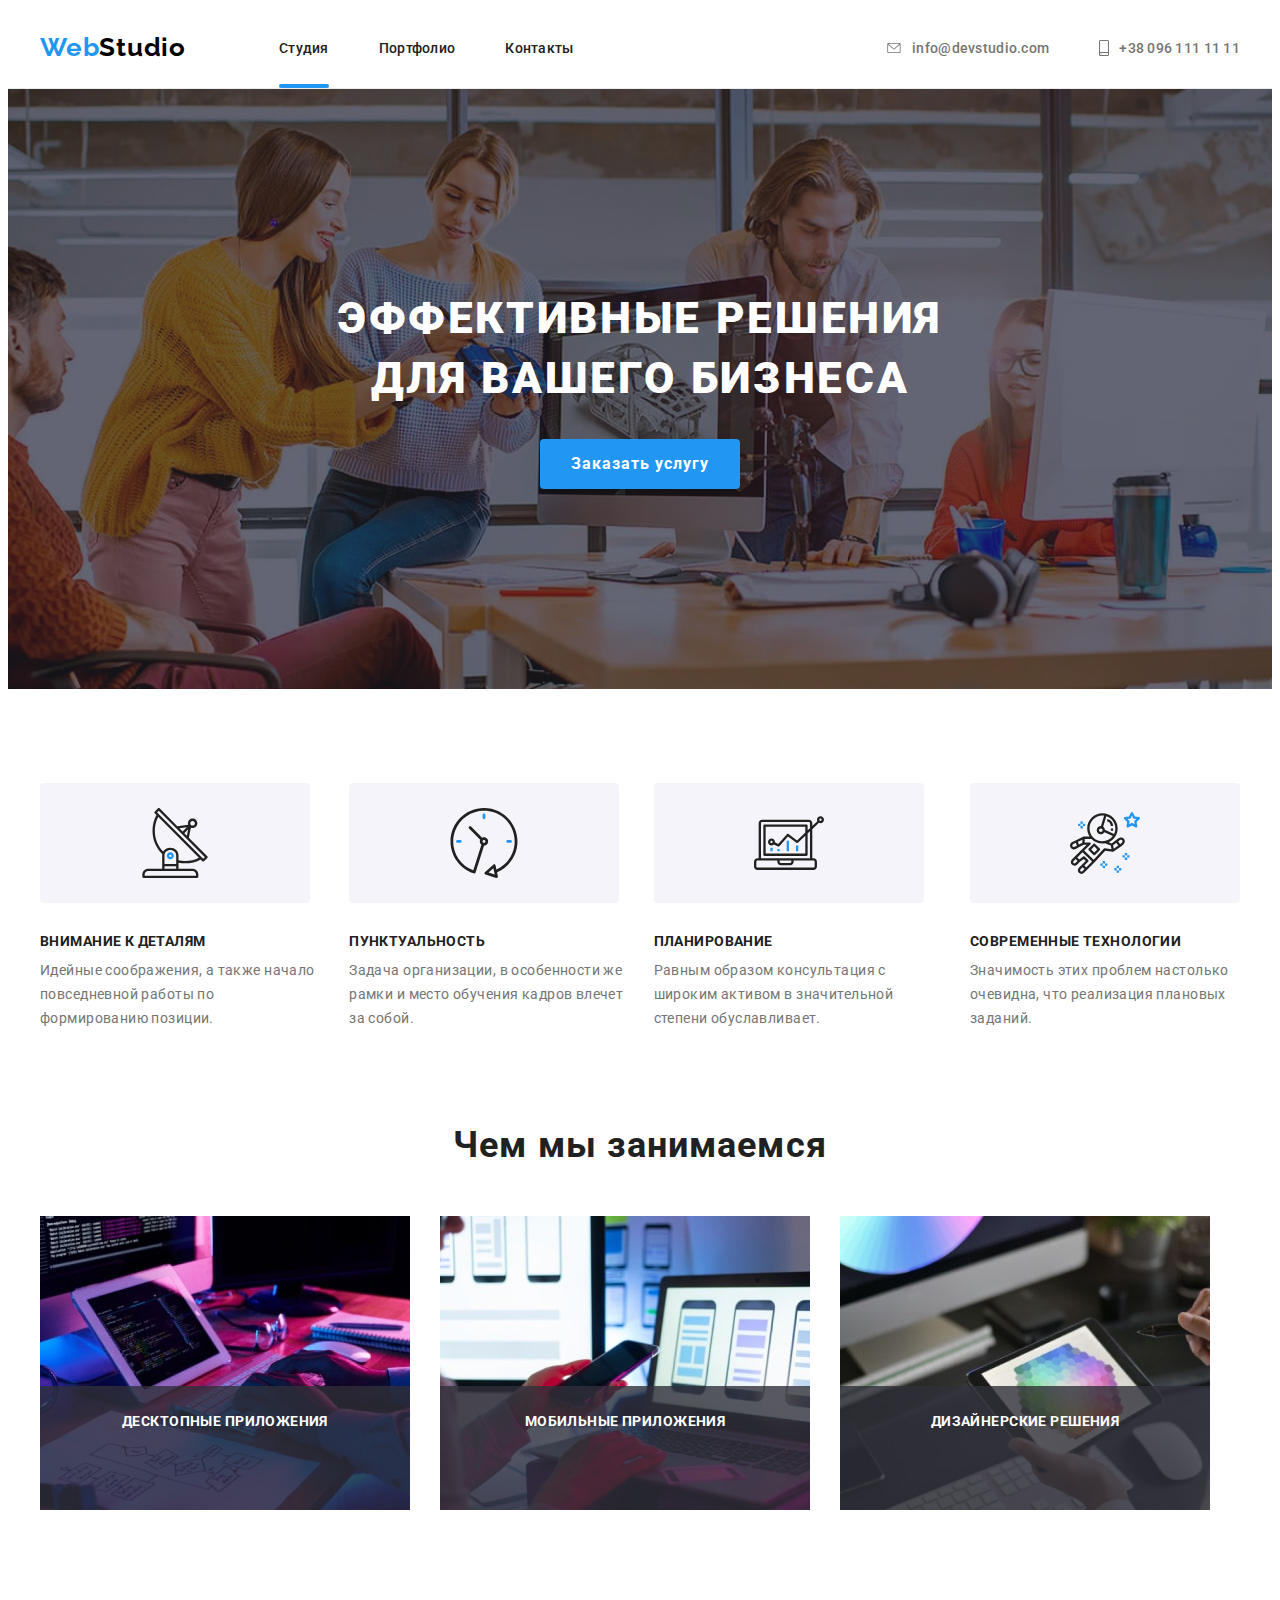
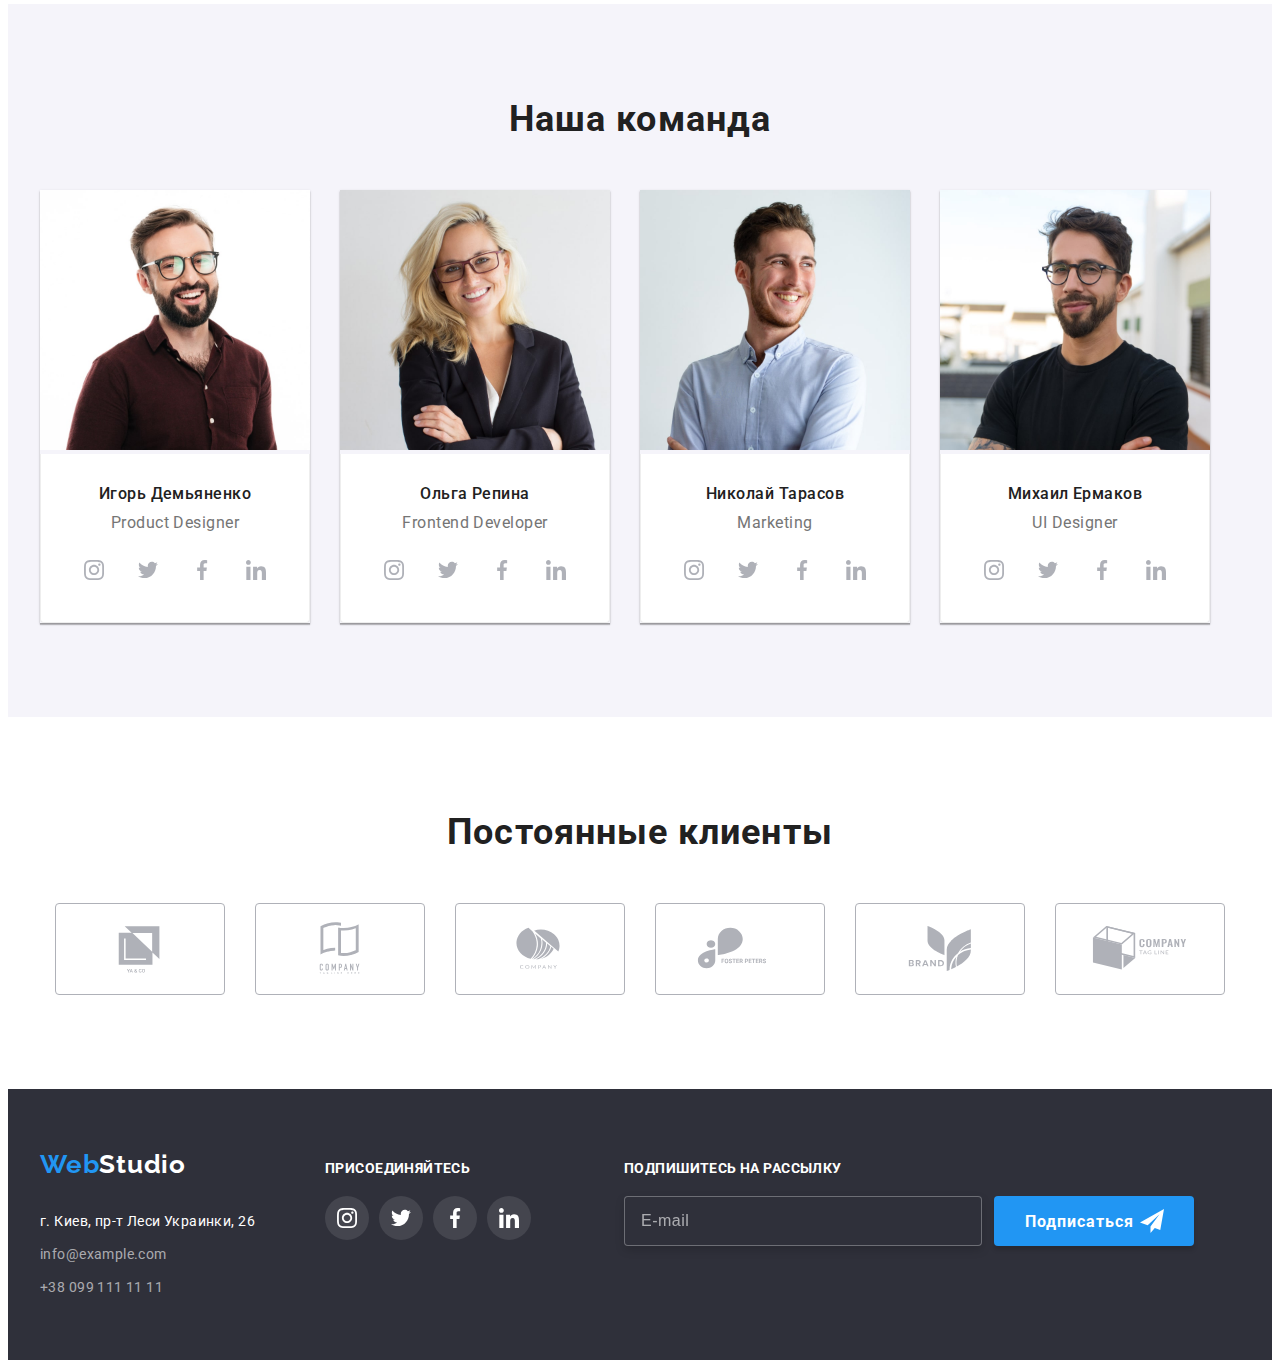
<file: index.html>
<!DOCTYPE html>
<html lang="ru">

<head>
    <meta charset="UTF-8">
    <meta http-equiv="X-UA-Compatible" content="IE=edge">
    <meta name="viewport" content="width=device-width, initial-scale=1.0">
    <title lang="en">WebStudio</title>
    <link rel="preconnect" href="https://fonts.googleapis.com">
    <link rel="preconnect" href="https://fonts.gstatic.com" crossorigin>
    <link
        href="https://fonts.googleapis.com/css2?family=Raleway:wght@700&family=Roboto:wght@400;500;700;900&display=swap"
        rel="stylesheet">
    <link rel="stylesheet" href="https://cdnjs.cloudflare.com/ajax/libs/modern-normalize/1.1.0/modern-normalize.min.css"
        integrity="sha512-wpPYUAdjBVSE4KJnH1VR1HeZfpl1ub8YT/NKx4PuQ5NmX2tKuGu6U/JRp5y+Y8XG2tV+wKQpNHVUX03MfMFn9Q=="
        crossorigin="anonymous" referrerpolicy="no-referrer" />
    <link rel="stylesheet" href="./css/main.min.css">
</head>

<body>
    <header class="header">
        <div class="container header-container">
            <nav class="header__nav">
                <a class="header__logo link" href="">Web<span class="header__logo-part">Studio</span></a>
                <ul class="header-list list">
                    <li class="header-list__item"><a class="header-list__link link current" href="./index.html">Студия</a></li>
                    <li class="header-list__item"><a class="header-list__link link" href="./portfolio.html">Портфолио</a></li>
                    <li class="header-list__item"><a class="header-list__link link" href="">Контакты</a></li>
                </ul>
            </nav>
            <div class="header-contact">
                <a class="header-contact__link link" href="mailto:info@devstudio.com">
                    <svg class="header-contact__mail-icon" width="16" height="10">
                        <use href="./images/icons.svg#icon-envelope"></use>
                    </svg>
                    info@devstudio.com</a>
                <a class="header-contact__link link" href="tel:+380961111111">
                    <svg class="header-contact__tel-icon" width="10" height="16">
                        <use href="./images/icons.svg#icon-smartphone"></use>
                    </svg>
                    +38 096 111 11 11</a>
            </div>
        </div>
    </header>
    <main>
        <section class="hero">
            <div class="hero-container">
                <h1 class="hero__title">Эффективные решения для вашего бизнеса</h1>
                <button type="button" class="btn" data-modal-open>Заказать услугу</button>
            </div>
        </section>
        <section class="section peculiarities">
            <div class="container peculiarities-container">
                <h2 class="visually-hidden">Особенности</h2>
                <ul class="peculiarities-list list">
                    <li class="peculiarities-list__item">
                        <div class="peculiarities-list__box">
                            <svg class="peculiarities-list__icon" width="70" height="70">
                                <use href="./images/icons.svg#icon-antenna"></use>
                            </svg>
                        </div>
                        <h3 class="peculiarities-list__title">Внимание к деталям</h3>
                        <p class="peculiarities-list__text">Идейные соображения, а также начало повседневной работы по
                            формированию позиции.</p>
                    </li>
                    <li class="peculiarities-list__item">
                        <div class="peculiarities-list__box">
                            <svg class="peculiarities-list__icon" width="70" height="70">
                                <use href="./images/icons.svg#icon-clock"></use>
                            </svg>
                        </div>
                        <h3 class="peculiarities-list__title">Пунктуальность</h3>
                        <p class="peculiarities-list__text">Задача организации, в особенности же рамки и место обучения кадров
                            влечет за собой.</p>
                    </li>
                    <li class="peculiarities-list__item">
                        <div class="peculiarities-list__box">
                            <svg class="peculiarities-list__icon" width="70" height="70">
                                <use href="./images/icons.svg#icon-diagram"></use>
                            </svg>
                        </div>
                        <h3 class="peculiarities-list__title">Планирование</h3>
                        <p class="peculiarities-list__text">Равным образом консультация с широким активом в значительной
                            степени обуславливает.</p>
                    </li>
                    <li class="peculiarities-list__item">
                        <div class="peculiarities-list__box">
                            <svg class="peculiarities-list__icon" width="70" height="70">
                                <use href="./images/icons.svg#icon-astronaut"></use>
                            </svg>
                        </div>
                        <h3 class="peculiarities-list__title">Современные технологии</h3>
                        <p class="peculiarities-list__text">Значимость этих проблем настолько очевидна, что реализация
                            плановых заданий.</p>
                    </li>
                </ul>
            </div>
        </section>
        <section class="section about">
            <div class="container about-container">
                <h2 class="about__title">Чем мы занимаемся</h2>
                <ul class="about-list list">
                    <li class="about-list__item">
                        <img class="img" src="./images/box-1-min.jpg" alt="фото 1" width="370">
                        <p class="about-list__label">Десктопные приложения</p>
                    </li>
                    <li class="about-list__item">
                        <img class="img" src="./images/box-2-min.jpg" alt="фото 2" width="370">
                        <p class="about-list__label">Мобильные приложения</p>
                    </li>
                    <li class="about-list__item">
                        <p class="about-list__label">Дизайнерские решения</p>
                        <img class="img" src="./images/box-3-min.jpg" alt="фото 3" width="370">
                    </li>
                </ul>
            </div>
        </section>
        <section class="section team">
            <div class="container team-container">
                <h2 class="team__title">Наша команда</h2>
                <ul class="team-list list">
                    <li class="team-list__item"><img class="team-list__img" src="./images/igor-demyanenko.jpg"
                            alt="фото Игоря Демьяненко" width="270">
                        <div class="team-bottom">
                            <h3 class="team-bottom__title">Игорь Демьяненко</h3>
                            <p lang="en" class="team-bottom__text">Product Designer</p>
                            <ul class="team-sosial-list list">
                                <li class="team-sosial-list__item">
                                    <a href="" class="team-sosial-list__link">
                                        <svg class="team-sosial-list__icon" width="20" height="20">
                                            <use href="./images/icons.svg#icon-instagram"></use>
                                        </svg>
                                    </a>
                                </li>
                                <li class="team-sosial-list__item">
                                    <a href="" class="team-sosial-list__link">
                                        <svg class="team-sosial-list__icon" width="20" height="20">
                                            <use href="./images/icons.svg#icon-twitter"></use>
                                        </svg>
                                    </a>
                                </li>
                                <li class="team-sosial-list__item">
                                    <a href="" class="team-sosial-list__link">
                                        <svg class="team-sosial-list__icon" width="20" height="20">
                                            <use href="./images/icons.svg#icon-facebook"></use>
                                        </svg>
                                    </a>
                                </li>
                                <li class="team-sosial-list__item">
                                    <a href="" class="team-sosial-list__link">
                                        <svg class="team-sosial-list__icon" width="20" height="20">
                                            <use href="./images/icons.svg#icon-linkedin"></use>
                                        </svg>
                                    </a>
                                </li>
                            </ul>
                        </div>
                    </li>
                    <li class="team-list__item"><img class="team-list__img" src="./images/olga-repina.jpg" alt="фото Ольги Репиной"
                            width="270">
                        <div class="team-bottom">
                            <h3 class="team-bottom__title">Ольга Репина</h3>
                            <p lang="en" class="team-bottom__text">Frontend Developer</p>
                            <ul class="team-sosial-list list">
                                <li class="team-sosial-list__item">
                                    <a href="" class="team-sosial-list__link">
                                        <svg class="team-sosial-list__icon" width="20" height="20">
                                            <use href="./images/icons.svg#icon-instagram"></use>
                                        </svg>
                                    </a>
                                </li>
                                <li class="team-sosial-list__item">
                                    <a href="" class="team-sosial-list__link">
                                        <svg class="team-sosial-list__icon" width="20" height="20">
                                            <use href="./images/icons.svg#icon-twitter"></use>
                                        </svg>
                                    </a>
                                </li>
                                <li class="team-sosial-list__item">
                                    <a href="" class="team-sosial-list__link">
                                        <svg class="team-sosial-list__icon" width="20" height="20">
                                            <use href="./images/icons.svg#icon-facebook"></use>
                                        </svg>
                                    </a>
                                </li>
                                <li class="team-sosial-list__item">
                                    <a href="" class="team-sosial-list__link">
                                        <svg class="team-sosial-list__icon" width="20" height="20">
                                            <use href="./images/icons.svg#icon-linkedin"></use>
                                        </svg>
                                    </a>
                                </li>
                            </ul>
                        </div>
                    </li>
                    <li class="team-list__item"><img class="team-list__img" src="./images/nikolay-tarasov.jpg"
                            alt="фото Николая Тарасова" width="270">
                        <div class="team-bottom">
                            <h3 class="team-bottom__title">Николай Тарасов</h3>
                            <p lang="en" class="team-bottom__text">Marketing</p>
                            <ul class="team-sosial-list list">
                                <li class="team-sosial-list__item">
                                    <a href="" class="team-sosial-list__link">
                                        <svg class="team-sosial-list__icon" width="20" height="20">
                                            <use href="./images/icons.svg#icon-instagram"></use>
                                        </svg>
                                    </a>
                                </li>
                                <li class="team-sosial-list__item">
                                    <a href="" class="team-sosial-list__link">
                                        <svg class="team-sosial-list__icon" width="20" height="20">
                                            <use href="./images/icons.svg#icon-twitter"></use>
                                        </svg>
                                    </a>
                                </li>
                                <li class="team-sosial-list__item">
                                    <a href="" class="team-sosial-list__link">
                                        <svg class="team-sosial-list__icon" width="20" height="20">
                                            <use href="./images/icons.svg#icon-facebook"></use>
                                        </svg>
                                    </a>
                                </li>
                                <li class="team-sosial-list__item">
                                    <a href="" class="team-sosial-list__link">
                                        <svg class="team-sosial-list__icon" width="20" height="20">
                                            <use href="./images/icons.svg#icon-linkedin"></use>
                                        </svg>
                                    </a>
                                </li>
                            </ul>
                        </div>
                    </li>
                    <li class="team-list__item"><img class="team-list__img" src="./images/mykhail-ermakov.jpg"
                            alt="фото Михаила Ермакова" width="270">
                        <div class="team-bottom">
                            <h3 class="team-bottom__title">Михаил Ермаков</h3>
                            <p lang="en" class="team-bottom__text">UI Designer</p>
                            <ul class="team-sosial-list list">
                                <li class="team-sosial-list__item">
                                    <a href="" class="team-sosial-list__link">
                                        <svg class="team-sosial-list__icon" width="20" height="20">
                                            <use href="./images/icons.svg#icon-instagram"></use>
                                        </svg>
                                    </a>
                                </li>
                                <li class="team-sosial-list__item">
                                    <a href="" class="team-sosial-list__link">
                                        <svg class="team-sosial-list__icon" width="20" height="20">
                                            <use href="./images/icons.svg#icon-twitter"></use>
                                        </svg>
                                    </a>
                                </li>
                                <li class="team-sosial-list__item">
                                    <a href="" class="team-sosial-list__link">
                                        <svg class="team-sosial-list__icon" width="20" height="20">
                                            <use href="./images/icons.svg#icon-facebook"></use>
                                        </svg>
                                    </a>
                                </li>
                                <li class="team-sosial-list__item">
                                    <a href="" class="team-sosial-list__link">
                                        <svg class="team-sosial-list__icon" width="20" height="20">
                                            <use href="./images/icons.svg#icon-linkedin"></use>
                                        </svg>
                                    </a>
                                </li>
                            </ul>
                        </div>
                    </li>
                </ul>
            </div>
        </section>
        <section class="section clients">
            <div class="container clients-container">
                <h2 class="clients__title">Постоянные клиенты</h2>
                <ul class="clients-list list">
                    <li class="clients-list__item">
                        <a href="" class="clients-list__link">
                            <svg class="clients-list__icon" width="106" height="60">
                                <use href="./images/icons.svg#icon-logo-yaco"></use>
                            </svg>
                        </a>
                    </li>
                    <li class="clients-list__item">
                        <a href="" class="clients-list__link">
                            <svg class="clients-list__icon" width="106" height="60">
                                <use href="./images/icons.svg#icon-logo-company-tagline-here"></use>
                            </svg>
                        </a>
                    </li>
                    <li class="clients-list__item">
                        <a href="" class="clients-list__link">
                            <svg class="clients-list__icon" width="106" height="60">
                                <use href="./images/icons.svg#icon-logo-company"></use>
                            </svg>
                        </a>
                    </li>
                    <li class="clients-list__item">
                        <a href="" class="clients-list__link">
                            <svg class="clients-list__icon" width="106" height="60">
                                <use href="./images/icons.svg#icon-logo-foster-peters"></use>
                            </svg>
                        </a>
                    </li>
                    <li class="clients-list__item">
                        <a href="" class="clients-list__link">
                            <svg class="clients-list__icon" width="106" height="60">
                                <use href="./images/icons.svg#icon-logo-brend"></use>
                            </svg>
                        </a>
                    </li>
                    <li class="clients-list__item">
                        <a href="" class="clients-list__link">
                            <svg class="clients-list__icon" width="106" height="60">
                                <use href="./images/icons.svg#icon-logo-company-tag-line"></use>
                            </svg>
                        </a>
                    </li>
                </ul>
            </div>
        </section>
    </main>
    <footer class="footer">
        <div class="container footer-container">
            <div class="foter-left">
                <a class="footer-left__logo link" href="">Web<span class="footer-left__logo-part">Studio</span></a>
                <address class="footer-left__address">
                    <a class="footer-left__map link" href="https://goo.gl/maps/DxFb3wu3h7kVE8w4A" target="_blank"
                        rel="noopener noreferrer">г.
                        Киев, пр-т Леси Украинки, 26</a>
                </address>
                <a class="footer-left__contact link" href="mailto:info@example.com">info@example.com</a>
                <a class="footer-left__contact link" href="tel:+380991111111">+38 099 111 11 11</a>
            </div>
            <div class="footer-sosial">
                <p class="footer-title">присоединяйтесь</p>
                <ul class="footer-sosial-list list">
                    <li class="footer-sosial-list__item">
                        <a href="" class="footer-sosial-list__link">
                            <svg class="footer-sosial-list__icon" width="20" height="20">
                                <use href="./images/icons.svg#icon-instagram"></use>
                            </svg>
                        </a>
                    </li>
                    <li class="footer-sosial-list__item">
                        <a href="" class="footer-sosial-list__link">
                            <svg class="footer-sosial-list__icon" width="20" height="20">
                                <use href="./images/icons.svg#icon-twitter"></use>
                            </svg>
                        </a>
                    </li>
                    <li class="footer-sosial-list__item">
                        <a href="" class="footer-sosial-list__link">
                            <svg class="footer-sosial-list__icon" width="20" height="20">
                                <use href="./images/icons.svg#icon-facebook"></use>
                            </svg>
                        </a>
                    </li>
                    <li class="footer-sosial-list__item">
                        <a href="" class="footer-sosial-list__link">
                            <svg class="footer-sosial-list__icon" width="20" height="20">
                                <use href="./images/icons.svg#icon-linkedin"></use>
                            </svg>
                        </a>
                    </li>
                </ul>
            </div>
            <div class="footer-form">
                <p class="footer-title">Подпишитесь на рассылку</p>
                <form action="#" class="footer-form__field">        
                    <input type="email" name="mail" required="required" placeholder="E-mail" class="footer-form__input">
                    <button type="submit" class="btn footer-form__btn">Подписаться <svg class="footer-form__icon" width="24" height="24">
                        <use href="./images/icons.svg#icon-send"></use>
                    </svg></button>
                </form>
            </div>
        </div>
    </footer>
    <div class="backdrop is-hidden" data-modal>
        <div class="modal">
            <button type="button" class="modal__close" data-modal-close>
                <svg class="modal__icon-close" width="18" height="18">
                    <use href="./images/icons.svg#icon-close"></use>
                </svg>
            </button>
            <p class="modal__title">Оставьте свои данные, мы вам перезвоним</p>
            <form action="#" class="modal-form">
                <div class="modal-form__field">
                    <label for="name" class="modal-form__lable">Имя</label>
                   <div class="modal-form__input-wrap">
                        <input type="text" name="name" id="name" required="required" class="modal-form__input">
                        <svg class="modal-form__icon" width="18" height="18">
                            <use href="./images/icons.svg#icon-person-black"></use>
                        </svg>
                   </div>
                </div>
                <div class="modal-form__field">
                    <label for="tel" class="modal-form__lable">Телефон</label>
                    <div class="modal-form__input-wrap">
                        <input type="tel" name="tel" id="tel" required="required" class="modal-form__input">
                        <svg class="modal-form__icon" width="18" height="18">
                            <use href="./images/icons.svg#icon-phone-black"></use>
                        </svg>
                    </div>
                </div>
                <div class="modal-form__field">
                    <label for="mail" class="modal-form__lable">Почта</label>
                    <div class="modal-form__input-wrap">
                        <input type="email" name="mail" id="mail" required="required" class="modal-form__input">
                        <svg class="modal-form__icon" width="18" height="18">
                            <use href="./images/icons.svg#icon-email-black"></use>
                        </svg>
                    </div>
                </div>
                <div class="modal-form__field">
                    <label for="coment" class="modal-form__lable">Комментарий</label>
                    <textarea name="coment" id="coment" placeholder="Введите текст" class="modal-form__coment"></textarea>
                </div>
                <div class="modal-form__field">
                    <input type="checkbox" name="checkbox" id="checkbox" class="modal-form__checkbox visually-hidden">
                    <label for="checkbox" class="modal-form__lable-checkbox">
                        <span class="modal-form__check">
                            <svg class="modal-form__icon-check" width="16" height="15">
                                <use href="./images/icons.svg#icon-check"></use>
                            </svg>
                        </span> Соглашаюсь с рассылкой и принимаю <a href="" class="modal-form__checkox-link"> Условия договора</a> </label> 
                </div>
                <button type="submit" class="btn modal-btn">Отправить</button>
            </form>
        </div>
    </div>
    <script src="./js/modal.js"></script>
    </body>

</html>
</file>
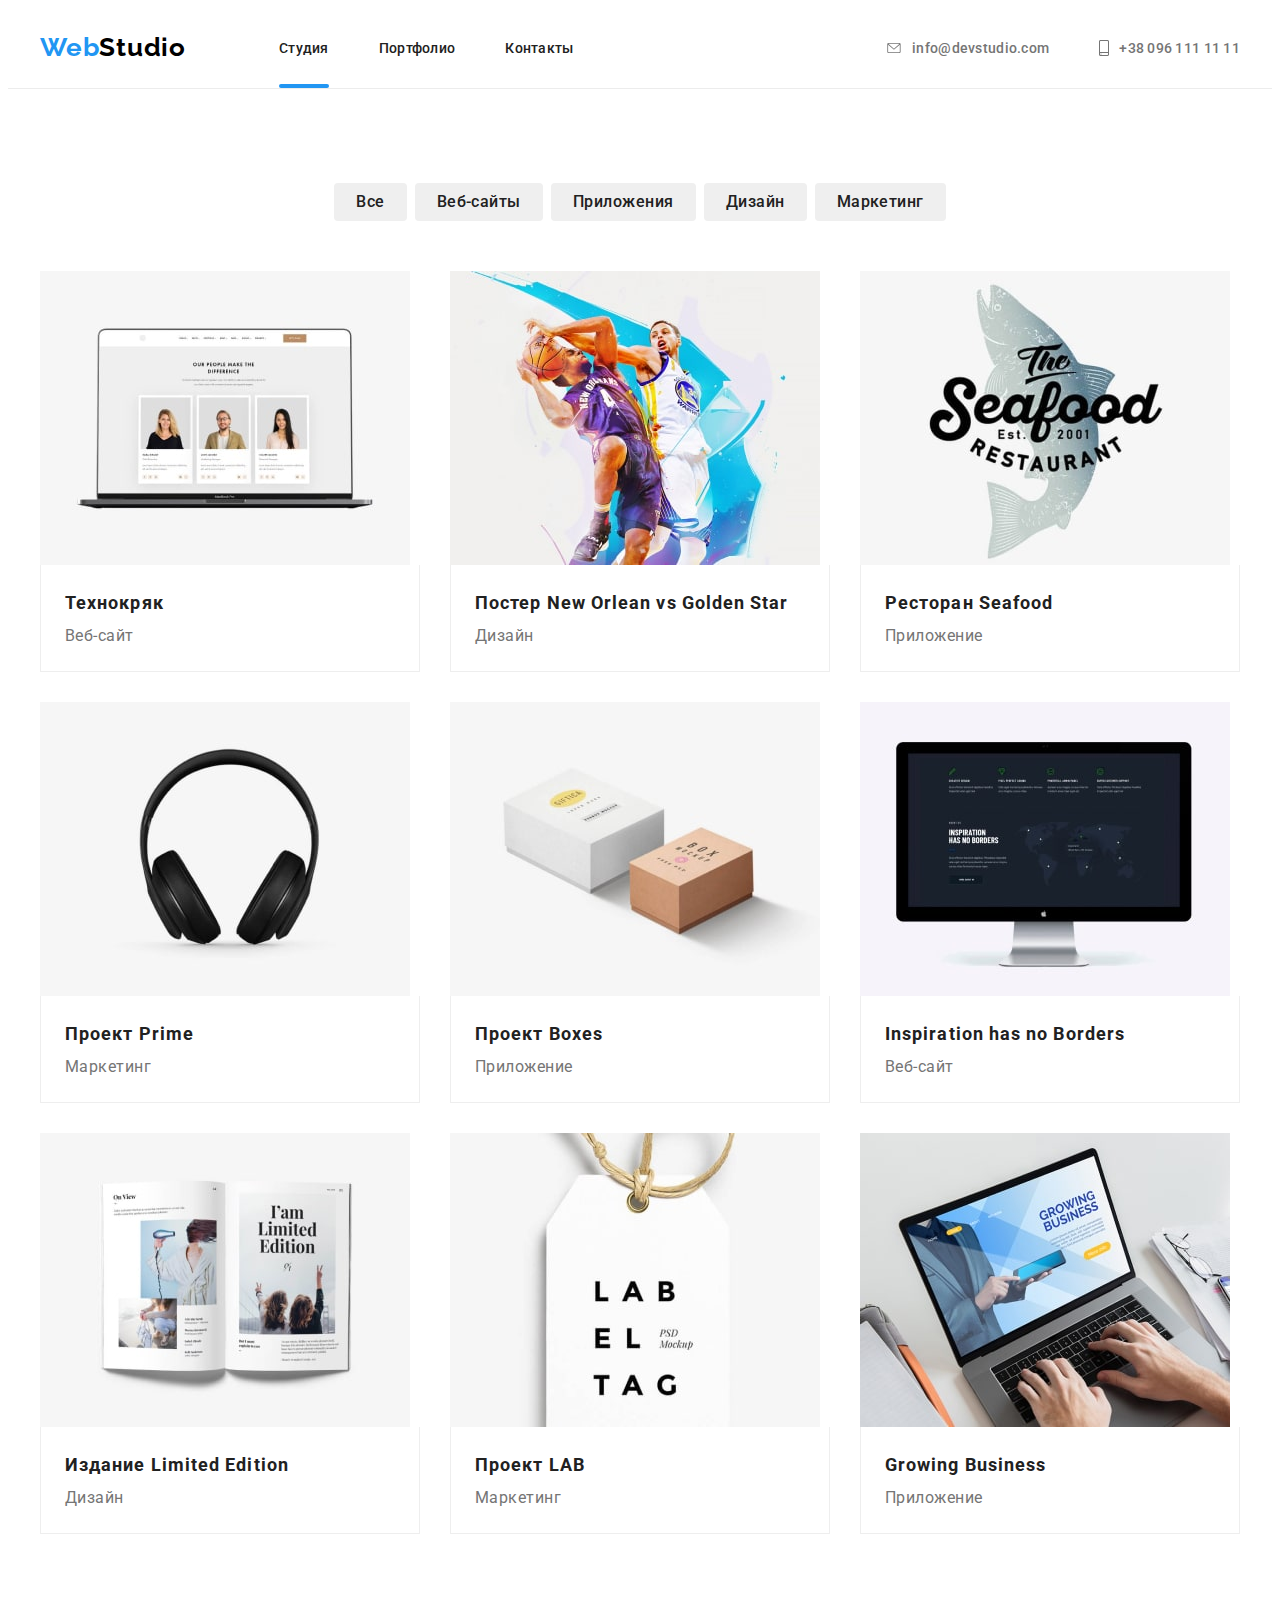
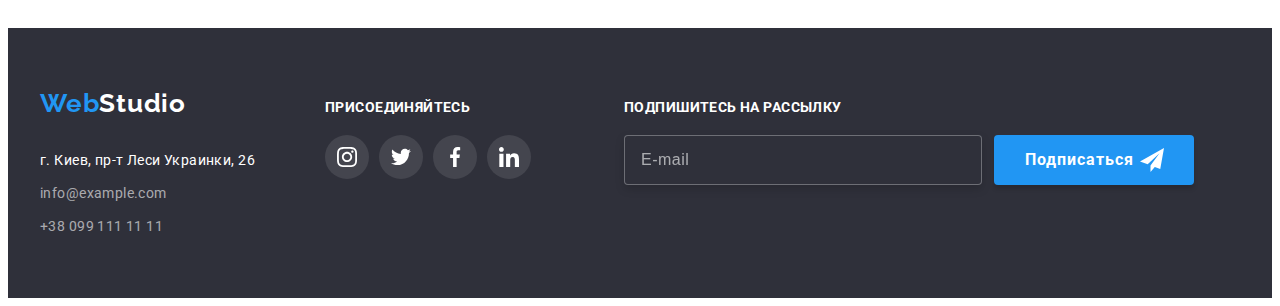
<file: portfolio.html>
<!DOCTYPE html>
<html lang="ru">

<head>
    <meta charset="UTF-8">
    <meta http-equiv="X-UA-Compatible" content="IE=edge">
    <meta name="viewport" content="width=device-width, initial-scale=1.0">
    <title lang="en">WebStudio</title>
    <link rel="preconnect" href="https://fonts.googleapis.com">
    <link rel="preconnect" href="https://fonts.gstatic.com" crossorigin>
    <link
        href="https://fonts.googleapis.com/css2?family=Raleway:wght@700&family=Roboto:wght@400;500;700;900&display=swap"
        rel="stylesheet">
    <link rel="stylesheet" href="https://cdnjs.cloudflare.com/ajax/libs/modern-normalize/1.1.0/modern-normalize.min.css"
        integrity="sha512-wpPYUAdjBVSE4KJnH1VR1HeZfpl1ub8YT/NKx4PuQ5NmX2tKuGu6U/JRp5y+Y8XG2tV+wKQpNHVUX03MfMFn9Q=="
        crossorigin="anonymous" referrerpolicy="no-referrer" />
    <link rel="stylesheet" href="./css/main.min.css">
</head>

<body>
    <header class="header">
        <div class="container header-container">
            <nav class="header__nav">
                <a class="header__logo link" href="">Web<span class="header__logo-part">Studio</span></a>
                <ul class="header-list list">
                    <li class="header-list__item"><a class="header-list__link link current" href="./index.html">Студия</a>
                    </li>
                    <li class="header-list__item"><a class="header-list__link link" href="./portfolio.html">Портфолио</a>
                    </li>
                    <li class="header-list__item"><a class="header-list__link link" href="">Контакты</a></li>
                </ul>
            </nav>
            <div class="header-contact">
                <a class="header-contact__link link" href="mailto:info@devstudio.com">
                    <svg class="header-contact__mail-icon" width="16" height="10">
                        <use href="./images/icons.svg#icon-envelope"></use>
                    </svg>
                    info@devstudio.com</a>
                <a class="header-contact__link link" href="tel:+380961111111">
                    <svg class="header-contact__tel-icon" width="10" height="16">
                        <use href="./images/icons.svg#icon-smartphone"></use>
                    </svg>
                    +38 096 111 11 11</a>
            </div>
        </div>
    </header>
    <main>
        <section class="section projects">
            <div class="container">
                <h1 class="visually-hidden">Наши проекты</h1>
                <ul class="filtr-list list">
                    <li class="filtr-item"> <button type="button" class="filtr-btn">Все</button></li>
                    <li class="filtr-item"> <button type="button" class="filtr-btn">Веб-сайты</button></li>
                    <li class="filtr-item"> <button type="button" class="filtr-btn">Приложения</button></li>
                    <li class="filtr-item"> <button type="button" class="filtr-btn">Дизайн</button></li>
                    <li class="filtr-item"> <button type="button" class="filtr-btn">Маркетинг</button></li>
                </ul>
                <ul class="projects-list list">
                    <li class="projects-item">
                        <a class="projects-link link" href="">
                            <div class="progects-overlay">
                                <img class="img" src="./images/tehnokryak.jpg" alt="веб сайт" width="370">
                                <p class="progect-overlay-text">
                                    Технокряк это современная площадка распространения коронавируса. Компании используют
                                    эту платформу для цифрового
                                    шпионажа и атак на защищённые сервера конкурентов.
                                </p>
                            </div>
                            <div class="progect-border">
                                <h2 class="projects-title">Технокряк</h2>
                                <p class="projects-text">Веб-сайт</p>
                            </div>
                        </a>
                    </li>
                    <li class="projects-item">
                        <a class="projects-link link" href="">
                            <div class="progects-overlay">
                            <img class="img" src="./images/poster.jpg" alt="баскетболисты" width="370">
                            <p class="progect-overlay-text">
                                Технокряк это современная площадка распространения коронавируса. Компании используют
                                эту платформу для цифрового
                                шпионажа и атак на защищённые сервера конкурентов.
                            </p>
                            </div>
                            <div class="progect-border">
                                <h2 class="projects-title">Постер New Orlean vs Golden Star</h2>
                                <p class="projects-text">Дизайн</p>
                            </div>
                        </a>
                    </li>
                    <li class="projects-item"><a class="projects-link link" href="">
                        <div class="progects-overlay">
                            <img class="img" src="./images/restaurant-seafood.jpg" alt="Логотип ресторана Seafood" width="370">
                            <p class="progect-overlay-text">
                                Технокряк это современная площадка распространения коронавируса. Компании используют
                                эту платформу для цифрового
                                шпионажа и атак на защищённые сервера конкурентов.
                            </p>
                        </div>
                            <div class="progect-border">
                                <h2 class="projects-title">Ресторан Seafood</h2>
                                <p class="projects-text">Приложение</p>
                            </div>
                        </a>
                    </li>
                    <li class="projects-item"><a class="projects-link link" href="">
                        <div class="progects-overlay">
                            <img class="img" src="./images/prime.jpg" alt="Наушники" width="370">
                            <p class="progect-overlay-text">
                                Технокряк это современная площадка распространения коронавируса. Компании используют
                                эту платформу для цифрового
                                шпионажа и атак на защищённые сервера конкурентов.
                            </p>
                        </div>
                            <div class="progect-border">
                                <h2 class="projects-title">Проект Prime</h2>
                                <p class="projects-text">Маркетинг</p>
                            </div>
                        </a>
                    </li>
                    <li class="projects-item"><a class="projects-link link" href="">
                        <div class="progects-overlay">
                            <img class="img" src="./images/boxes.jpg" alt="2 коробки" width="370">
                            <p class="progect-overlay-text">
                                Технокряк это современная площадка распространения коронавируса. Компании используют
                                эту платформу для цифрового
                                шпионажа и атак на защищённые сервера конкурентов.
                            </p>
                        </div>
                            <div class="progect-border">
                                <h2 class="projects-title">Проект Boxes</h2>
                                <p class="projects-text">Приложение</p>
                            </div>
                        </a>
                    </li>
                    <li class="projects-item"><a class="projects-link link" href="">
                        <div class="progects-overlay">
                            <img class="img" src="./images/inspiration.jpg" alt="открытая карта мира" width="370">
                            <p class="progect-overlay-text">
                                Технокряк это современная площадка распространения коронавируса. Компании используют
                                эту платформу для цифрового
                                шпионажа и атак на защищённые сервера конкурентов.
                            </p>
                        </div>
                            <div class="progect-border">
                                <h2 class="projects-title">Inspiration has no Borders</h2>
                                <p class="projects-text">Веб-сайт</p>
                            </div>
                        </a>
                    </li>
                    <li class="projects-item"><a class="projects-link link" href="">
                        <div class="progects-overlay">
                            <img class="img" src="./images/limited-edition.jpg" alt="журнал" width="370">
                            <p class="progect-overlay-text">
                                Технокряк это современная площадка распространения коронавируса. Компании используют
                                эту платформу для цифрового
                                шпионажа и атак на защищённые сервера конкурентов.
                            </p>
                        </div>
                            <div class="progect-border">
                                <h2 class="projects-title">Издание Limited Edition</h2>
                                <p class="projects-text">Дизайн</p>
                            </div>
                        </a>
                    </li>
                    <li class="projects-item"><a class="projects-link link" href="">
                        <div class="progects-overlay">
                            <img class="img" src="./images/lab.jpg" alt="лейба" width="370">
                            <p class="progect-overlay-text">
                                Технокряк это современная площадка распространения коронавируса. Компании используют
                                эту платформу для цифрового
                                шпионажа и атак на защищённые сервера конкурентов.
                            </p>
                        </div>
                            <div class="progect-border">
                                <h2 class="projects-title">Проект LAB</h2>
                                <p class="projects-text">Маркетинг</p>
                            </div>
                        </a>
                    </li>
                    <li class="projects-item"><a class="projects-link link" href="">
                        <div class="progects-overlay">
                            <img class="img" src="./images/growing-business.jpg" alt="открытый веб сайт" width="370">
                            <p class="progect-overlay-text">
                                Технокряк это современная площадка распространения коронавируса. Компании используют
                                эту платформу для цифрового
                                шпионажа и атак на защищённые сервера конкурентов.
                            </p>
                        </div>
                            <div class="progect-border">
                                <h2 class="projects-title">Growing Business</h2>
                                <p class="projects-text">Приложение</p>
                            </div>
                        </a>
                    </li>
                </ul>
            </div>
        </section>
    </main>
    <footer class="footer">
        <div class="container footer-container">
            <div class="foter-left">
                <a class="footer-left__logo link" href="">Web<span class="footer-left__logo-part">Studio</span></a>
                <address class="footer-left__address">
                    <a class="footer-left__map link" href="https://goo.gl/maps/DxFb3wu3h7kVE8w4A" target="_blank"
                        rel="noopener noreferrer">г.
                        Киев, пр-т Леси Украинки, 26</a>
                </address>
                <a class="footer-left__contact link" href="mailto:info@example.com">info@example.com</a>
                <a class="footer-left__contact link" href="tel:+380991111111">+38 099 111 11 11</a>
            </div>
            <div class="footer-sosial">
                <p class="footer-title">присоединяйтесь</p>
                <ul class="footer-sosial-list list">
                    <li class="footer-sosial-list__item">
                        <a href="" class="footer-sosial-list__link">
                            <svg class="footer-sosial-list__icon" width="20" height="20">
                                <use href="./images/icons.svg#icon-instagram"></use>
                            </svg>
                        </a>
                    </li>
                    <li class="footer-sosial-list__item">
                        <a href="" class="footer-sosial-list__link">
                            <svg class="footer-sosial-list__icon" width="20" height="20">
                                <use href="./images/icons.svg#icon-twitter"></use>
                            </svg>
                        </a>
                    </li>
                    <li class="footer-sosial-list__item">
                        <a href="" class="footer-sosial-list__link">
                            <svg class="footer-sosial-list__icon" width="20" height="20">
                                <use href="./images/icons.svg#icon-facebook"></use>
                            </svg>
                        </a>
                    </li>
                    <li class="footer-sosial-list__item">
                        <a href="" class="footer-sosial-list__link">
                            <svg class="footer-sosial-list__icon" width="20" height="20">
                                <use href="./images/icons.svg#icon-linkedin"></use>
                            </svg>
                        </a>
                    </li>
                </ul>
            </div>
            <div class="footer-form">
                <p class="footer-title">Подпишитесь на рассылку</p>
                <form action="#" class="footer-form__field">
                    <input type="email" name="mail" required="required" placeholder="E-mail" class="footer-form__input">
                    <button type="submit" class="btn footer-form__btn">Подписаться <svg class="footer-form__icon" width="24"
                            height="24">
                            <use href="./images/icons.svg#icon-send"></use>
                        </svg></button>
                </form>
            </div>
        </div>
    </footer>
</body>

</html>
</file>
<file: css/main.min.css>
:root{--main-title-color: #212121;--second-title-color: #ffffff;--first-text-color: #757575;--second-text-color: #212121;--third-text-color: rgba(255, 255, 255, 0.6);--first-button-color: #ffffff;--second-button-color: #212121;--accent-color: #2196f3;--logo-header-color: #000000;--header-link-color: #212121;--header-contact-color: #757575;--logo-footer-color: #ffffff;--hero-background-color: #2f303a;--foter-background-color: #2f303a;--team-background-color: #f5f4fa}p,h1,h2,h3,h4,h5,h6{margin:0}ul{margin:0;padding:0}.btn{cursor:pointer}.img{display:block;max-width:100%;height:auto}.visually-hidden{position:absolute;white-space:nowrap;width:1px;height:1px;overflow:hidden;border:0;padding:0;clip:rect(0 0 0 0);clip-path:inset(50%);margin:-1px}body{font-family:'Roboto', sans-serif;color:var(--first-text-color)}.list{list-style:none}.link{text-decoration:none}.container{width:1200px;padding-left:15px;padding-right:15px;margin:0 auto}.btn{display:flex;align-items:center;justify-content:center;text-align:center;font-family:inherit;font-weight:700;font-size:16px;line-height:1.87;letter-spacing:0.06em;color:var(--first-button-color);padding-top:10px;padding-bottom:10px;background:var(--accent-color);box-shadow:0px 4px 4px rgba(0,0,0,0.15);border-radius:4px;border-color:transparent;min-width:200px;height:50px;margin:0 auto;transition:color 250ms cubic-bezier(0.4, 0, 0.2, 1)}.btn:hover,.btn:focus{color:var(--logo-header-color)}.section{padding-top:94px;padding-bottom:94px}.backdrop{width:100vw;height:100vh;background-color:rgba(0,0,0,0.2);position:fixed;top:0;left:0;transition:opacity 250ms, visibility 250ms}.backdrop.is-hidden .modal{transform:skewX(45deg) scale(0.8) rotate(-180deg)}.modal{position:absolute;top:50%;left:50%;padding:40px;width:528px;height:581px;background:#ffffff;box-shadow:0px 1px 3px rgba(0,0,0,0.12),0px 1px 1px rgba(0,0,0,0.14),0px 2px 1px rgba(0,0,0,0.2);border-radius:4px;transform:scale(1) skewX(0deg) translate(-50%, -50%) rotate(0deg);transition:transform 250ms cubic-bezier(0.4, 0, 0.2, 1)}.modal__close{position:absolute;top:8px;right:8px;width:30px;height:30px;background-color:#ffffff;border:1px solid rgba(0,0,0,0.1);border-radius:50%;display:flex;align-items:center;justify-content:center;transition:fill 250ms cubic-bezier(0.4, 0, 0.2, 1)}.modal__close:hover,.modal__close:focus{fill:var(--accent-color)}.is-hidden{visibility:hidden;opacity:0;pointer-events:none}.modal__title{font-weight:700;font-size:20px;line-height:calc(23 / 20);text-align:center;letter-spacing:0.03em;color:var(--main-title-color);margin-bottom:12px}.modal-form__lable{font-size:12px;line-height:calc(14 / 12);letter-spacing:0.01em;color:var(--first-text-color);margin-bottom:4px}.modal-form__field{margin-bottom:10px}.modal-form__input{padding-left:42px;padding-top:12px;padding-bottom:12px;width:100%;height:40px;border:1px solid rgba(33,33,33,0.2);box-sizing:border-box;border-radius:4px;outline:none;transition:border-color 250ms cubic-bezier(0.4, 0, 0.2, 1)}.modal-form__input:focus{border-color:var(--accent-color)}.modal-form__input:focus+.modal-form__icon{fill:var(--accent-color)}.modal-form__input-wrap{position:relative}.modal-form__icon{position:absolute;top:50%;left:12px;transform:translateY(-50%);transition:fill 250ms cubic-bezier(0.4, 0, 0.2, 1)}.modal-form__coment{padding:12px 16px;width:100%;min-height:120px;border:1px solid rgba(33,33,33,0.2);box-sizing:border-box;border-radius:4px;outline:none;resize:none;transition:border-color 250ms cubic-bezier(0.4, 0, 0.2, 1)}.modal-form__coment::placeholder{font-size:14px;line-height:calc(16 / 14);letter-spacing:0.01em;color:rgba(117,117,117,0.5)}.modal-form__coment:focus{border-color:var(--accent-color)}.modal-form__lable-checkbox{font-size:14px;line-height:1.71;letter-spacing:0.03em;color:var(--first-text-color);display:flex;align-items:center;justify-content:center;margin-bottom:30px}.modal-form__checkox-link{text-decoration-line:underline;color:var(--accent-color)}.modal-form__check{display:flex;align-items:center;justify-content:center;margin-right:8.38px;width:16px;height:15px;border:2px solid #212121;border-radius:2px}.modal-form__icon-check{fill:#ffffff}.modal-form__checkbox:checked+.modal-form__lable-checkbox .modal-form__check{background-color:var(--accent-color);border:none}.header{padding-top:24px;padding-bottom:25px;border-bottom:1px solid #ececec}.header-list{display:flex}.header__nav{display:flex;align-items:center}.header-container{display:flex;align-items:center}.header-contact{margin-left:auto;display:flex}.header__logo{font-family:Raleway;font-weight:700;font-size:26px;line-height:calc(31 / 26);letter-spacing:0.03em;color:var(--accent-color);margin-right:93px}.header__logo-part{color:var(--logo-header-color);transition:color 250ms cubic-bezier(0.4, 0, 0.2, 1)}.header__logo-part:hover,.header__logo-part:focus{color:var(--accent-color)}.header-list__item:not(:last-child){margin-right:50px}.header-list__link{position:relative;font-weight:500;font-size:14px;line-height:calc(16 / 14);letter-spacing:0.02em;color:var(--header-link-color);transition:color 250ms cubic-bezier(0.4, 0, 0.2, 1)}.header-list__link:hover,.header-list__link:focus{color:var(--accent-color)}.header-list__link.current::after{position:absolute;left:0;bottom:-32px;content:'';width:100%;height:4px;background-color:var(--accent-color);border-radius:2px}.header-contact__link{font-weight:500;font-size:14px;line-height:calc(16 / 14);letter-spacing:0.02em;color:var(--header-contact-color);margin-right:50px;display:flex;align-items:center;transition:color 250ms cubic-bezier(0.4, 0, 0.2, 1)}.header-contact__link:last-child{margin-right:0}.header-contact__link:hover,.header-contact__link:focus{color:var(--accent-color)}.header-contact__mail-icon{margin-right:10px;fill:currentColor}.header-contact__tel-icon{margin-right:10px;fill:currentColor}.hero{background-color:#c4c4c4;margin:0 auto;max-width:1600px;background-image:linear-gradient(rgba(47,48,58,0.4), rgba(47,48,58,0.4)),url(../images/hero-background.jpg);background-repeat:no-repeat;background-position:center;background-size:cover;padding-top:200px;padding-bottom:200px}.hero__title{font-weight:900;font-size:44px;line-height:1.36;text-align:center;letter-spacing:0.06em;text-transform:uppercase;color:var(--second-title-color);max-width:696px;margin:0 auto 30px}.peculiarities-list{display:flex}.peculiarities-list__item{min-width:270px}.peculiarities-list__item:not(:last-child){margin-right:30px}.peculiarities-list__box{width:270px;height:120px;background:#f5f4fa;border-radius:4px;margin-bottom:30px;display:flex;align-items:center;justify-content:center}.peculiarities-list__title{font-weight:700;font-size:14px;line-height:calc(16 / 14);letter-spacing:0.03em;text-transform:uppercase;color:var(--main-title-color);margin-bottom:10px}.peculiarities-list__text{font-size:14px;line-height:1.71;letter-spacing:0.03em}.about{padding-top:0px}.about__title{font-weight:700;font-size:36px;line-height:calc(42 / 36);text-align:center;letter-spacing:0.03em;color:var(--main-title-color);margin-bottom:50px}.about-list{display:flex}.about-list__item{position:relative}.about-list__item:not(:last-child){margin-right:30px}.about-list__label{position:absolute;left:0;bottom:0;width:370px;height:70px;font-weight:700;font-size:14px;line-height:calc(16 / 14);text-align:center;padding-top:27px;padding-bottom:27px;letter-spacing:0.03em;text-transform:uppercase;color:#ffffff;background:rgba(47,48,58,0.8)}.team{background-color:var(--team-background-color)}.team__title{font-weight:700;font-size:36px;line-height:calc(42 / 36);text-align:center;letter-spacing:0.03em;color:var(--main-title-color);margin-bottom:50px}.team-list{display:flex}.team-list__item{box-shadow:0px 1px 3px rgba(0,0,0,0.12),0px 1px 1px rgba(0,0,0,0.14),0px 2px 1px rgba(0,0,0,0.2)}.team-list__item:not(:last-child){margin-right:30px}.team-bottom{padding-top:30px;padding-bottom:30px;border:1px solid #eeeeee;border-top:none;background-color:#ffffff;border-radius:0px 0px 4px 4px}.team-bottom__title{font-weight:500;font-size:16px;line-height:calc(19 / 16);text-align:center;letter-spacing:0.03em;color:var(--main-title-color);margin-bottom:10px}.team-bottom__text{font-size:16px;line-height:calc(19 / 16);text-align:center;letter-spacing:0.03em;margin-bottom:16px}.team-sosial-list{display:flex;justify-content:center}.team-sosial-list__item{width:44px;height:44px}.team-sosial-list__item+.team-sosial-list__item{margin-left:10px}.team-sosial-list__link{width:100%;height:100%;border-radius:50%;display:flex;align-items:center;justify-content:center;background-color:#ffffff;color:#afb1b8;transition:color 250ms cubic-bezier(0.4, 0, 0.2, 1),background-color 250ms cubic-bezier(0.4, 0, 0.2, 1)}.team-sosial-list__link:hover,.team-sosial-list__link:focus{background-color:var(--accent-color);color:#ffffff}.team-sosial-list__icon{fill:currentColor}.clients__title{font-weight:700;font-size:36px;line-height:calc(42 / 36);text-align:center;letter-spacing:0.03em;color:var(--second-text-color);margin-bottom:50px}.clients-list{display:flex;justify-content:center}.clients-list__item{width:170px;height:92px}.clients-list__item+.clients-list__item{margin-left:30px}.clients-list__link{width:100%;height:100%;border:1px solid #afb1b8;box-sizing:border-box;border-radius:4px;display:flex;align-items:center;justify-content:center;background-color:#ffffff;color:#afb1b8;transition:color 250ms cubic-bezier(0.4, 0, 0.2, 1),border-color 250ms cubic-bezier(0.4, 0, 0.2, 1)}.clients-list__link:hover,.clients-list__link:focus{border-color:var(--accent-color);color:var(--accent-color)}.clients-list__icon{fill:currentColor}.footer{background-color:var(--foter-background-color);padding-top:60px;padding-bottom:60px}.footer-container{display:flex;align-items:baseline}.footer-left__logo{font-family:Raleway;font-weight:700;font-size:26px;line-height:calc(31 / 26);letter-spacing:0.03em;color:var(--accent-color);display:block;margin-bottom:30px}.footer-left__logo-part{color:var(--logo-footer-color);transition:color 250ms cubic-bezier(0.4, 0, 0.2, 1)}.footer-left__logo-part:hover,.footer-left__logo-part:focus{color:var(--accent-color)}.footer-left__map{font-style:normal;font-weight:400;font-size:14px;line-height:1.71;letter-spacing:0.03em;color:var(--second-title-color);display:block;margin-bottom:9px;transition:color 250ms cubic-bezier(0.4, 0, 0.2, 1)}.footer-left__map:hover,.footer-left__map:focus{color:var(--accent-color)}.footer-left__contact{font-size:14px;line-height:1.71;letter-spacing:0.03em;color:var(--third-text-color);display:block;transition:color 250ms cubic-bezier(0.4, 0, 0.2, 1)}.footer-left__contact:not(:last-child){margin-bottom:9px}.footer-left__contact:hover,.footer-left__contact:focus{color:var(--accent-color)}.footer-sosial{margin-left:70px}.footer-title{font-weight:700;font-size:14px;line-height:calc(16 / 14);letter-spacing:0.03em;text-transform:uppercase;color:var(--logo-footer-color);margin-bottom:20px}.footer-sosial-list{display:flex}.footer-sosial-list__item{width:44px;height:44px}.footer-sosial-list__item+.footer-sosial-list__item{margin-left:10px}.footer-sosial-list__link{width:100%;height:100%;border-radius:50%;display:flex;align-items:center;justify-content:center;background:rgba(255,255,255,0.1);color:var(--logo-footer-color);transition:background-color 250ms cubic-bezier(0.4, 0, 0.2, 1)}.footer-sosial-list__link:hover,.footer-sosial-list__link:focus{background-color:var(--accent-color)}.footer-sosial-list__icon{fill:currentColor}.footer-form{margin-left:93px}.footer-form__field{display:flex}.footer-form__input{margin-right:12px;padding-left:16px;padding-top:15px;padding-bottom:15px;width:358px;height:50px;font-size:16px;line-height:1.25;letter-spacing:0.03em;color:rgba(255,255,255,0.6);background-color:var(--foter-background-color);border:1px solid rgba(255,255,255,0.3);box-sizing:border-box;filter:drop-shadow(0px 4px 4px rgba(0,0,0,0.15));border-radius:4px;outline:none;transition:border-color 250ms cubic-bezier(0.4, 0, 0.2, 1)}.footer-form__input::placeholder{font-size:16px;line-height:1.25;letter-spacing:0.03em;color:rgba(255,255,255,0.6)}.footer-form__input:focus{border-color:var(--accent-color)}.footer-form__btn{justify-content:space-between;padding-right:28px;padding-left:29px}.filtr-list{display:flex;justify-content:center;margin-bottom:50px}.filtr-item{margin-right:8px}.filtr-item:last-child{margin-right:0}.filtr-btn{padding:6px 22px;font-family:inherit;font-weight:500;font-size:16px;line-height:1.62;text-align:center;letter-spacing:0.03em;color:var(--second-button-color);cursor:pointer;border:none;border-radius:4px;transition:color 250ms cubic-bezier(0.4, 0, 0.2, 1),background-color 250ms cubic-bezier(0.4, 0, 0.2, 1),box-shadow 250ms cubic-bezier(0.4, 0, 0.2, 1)}.filtr-btn:hover,.filtr-btn:focus{color:var(--first-button-color);background-color:var(--accent-color);box-shadow:0px 3px 1px rgba(0,0,0,0.1),0px 1px 2px rgba(0,0,0,0.08),0px 2px 2px rgba(0,0,0,0.12)}.projects-list{display:flex;flex-wrap:wrap;margin-left:-30px;margin-top:-30px}.projects-item{margin-left:30px;margin-top:30px;flex-basis:calc((100% - 90px) / 3)}.progect-border{padding:20px 24px;border:1px solid #eeeeee;border-top:none}.projects-link{display:block;transition:box-shadow 250ms cubic-bezier(0.4, 0, 0.2, 1)}.projects-link:hover,.projects-link:focus{box-shadow:0px 1px 1px rgba(0,0,0,0.12),0px 4px 4px rgba(0,0,0,0.06),1px 4px 6px rgba(0,0,0,0.16)}.progects-overlay{position:relative;overflow:hidden}.progect-overlay-text{position:absolute;left:0;top:0;height:100%;padding:63px 24px;font-size:18px;line-height:1.56;letter-spacing:0.03em;color:#ffffff;background-color:var(--accent-color);transform:translateY(100%);transition:transform 250ms cubic-bezier(0.4, 0, 0.2, 1);overflow:auto}.projects-item:hover .progect-overlay-text{transform:translateY(0)}.projects-title{font-weight:700;font-size:18px;line-height:2;letter-spacing:0.06em;color:var(--main-title-color)}.projects-text{font-size:16px;line-height:1.87;letter-spacing:0.03em;color:var(--first-text-color)}
/*# sourceMappingURL=main.min.css.map */
</file>
